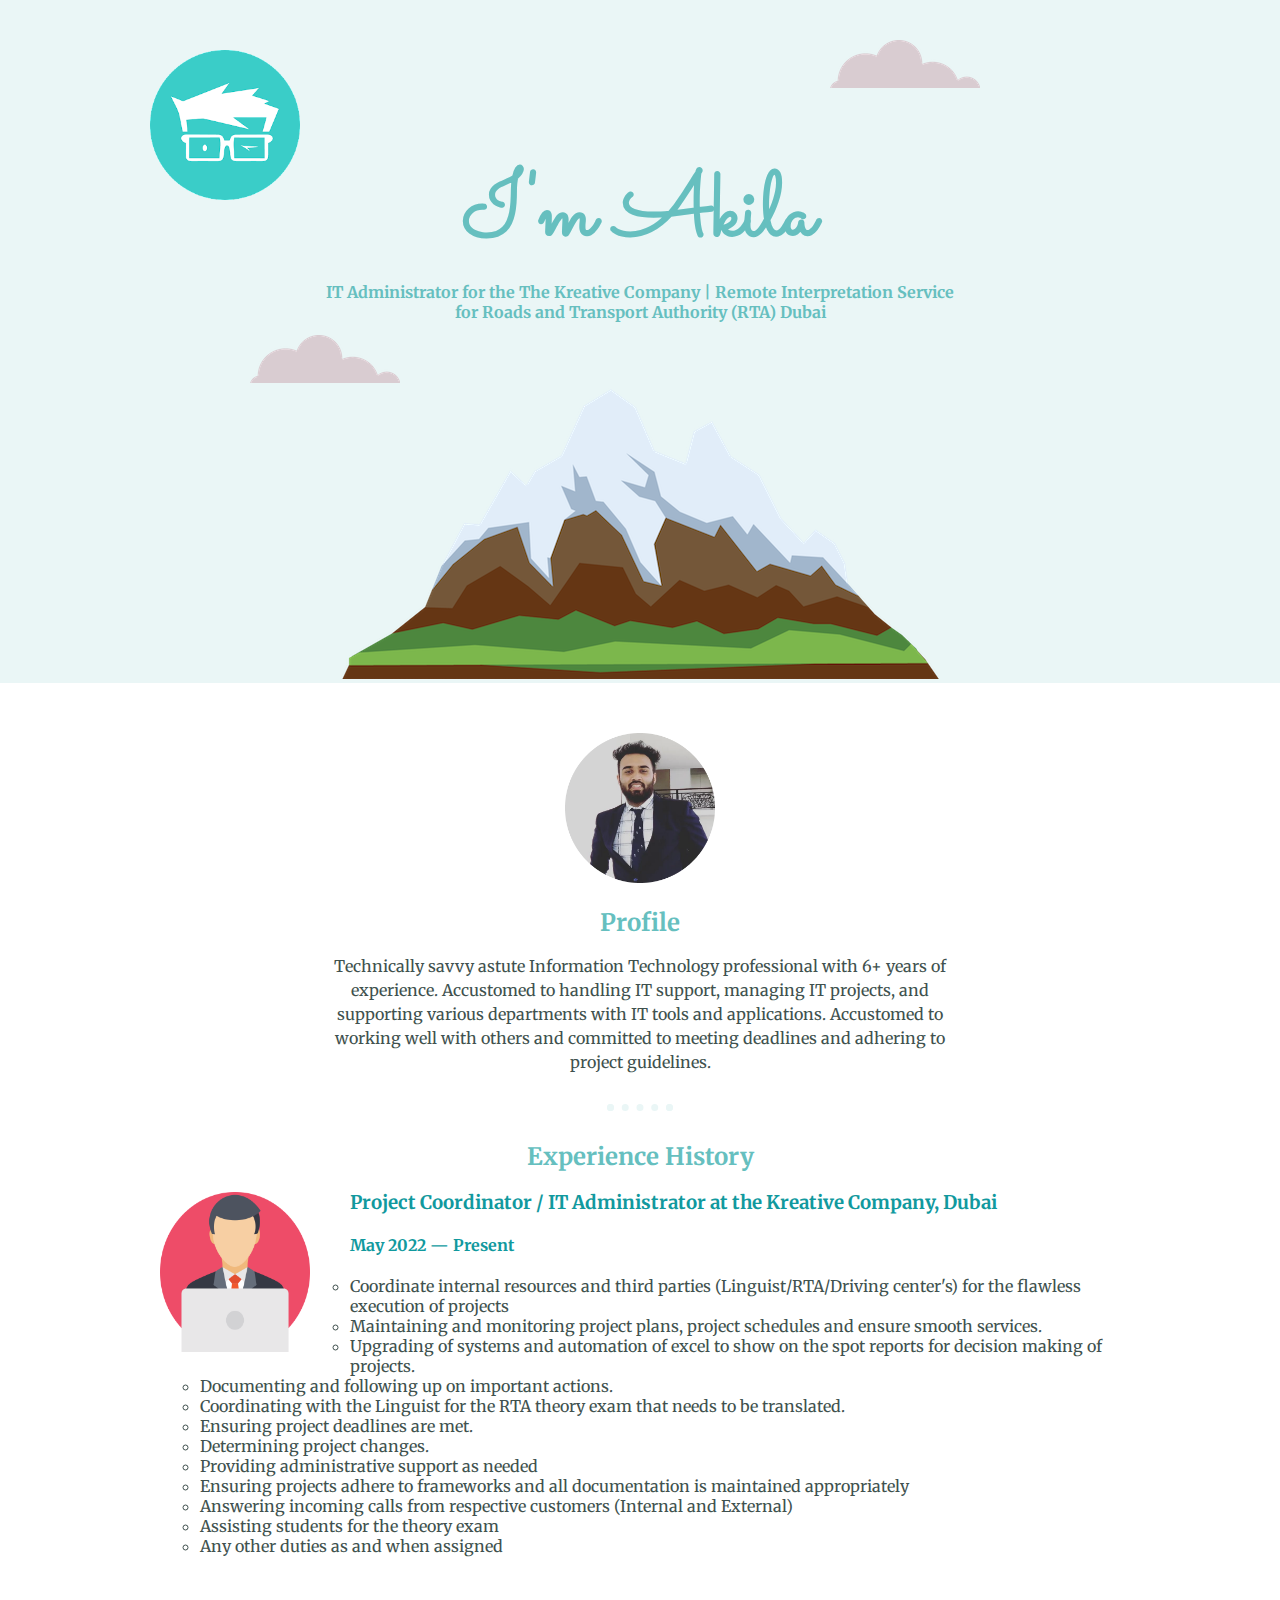
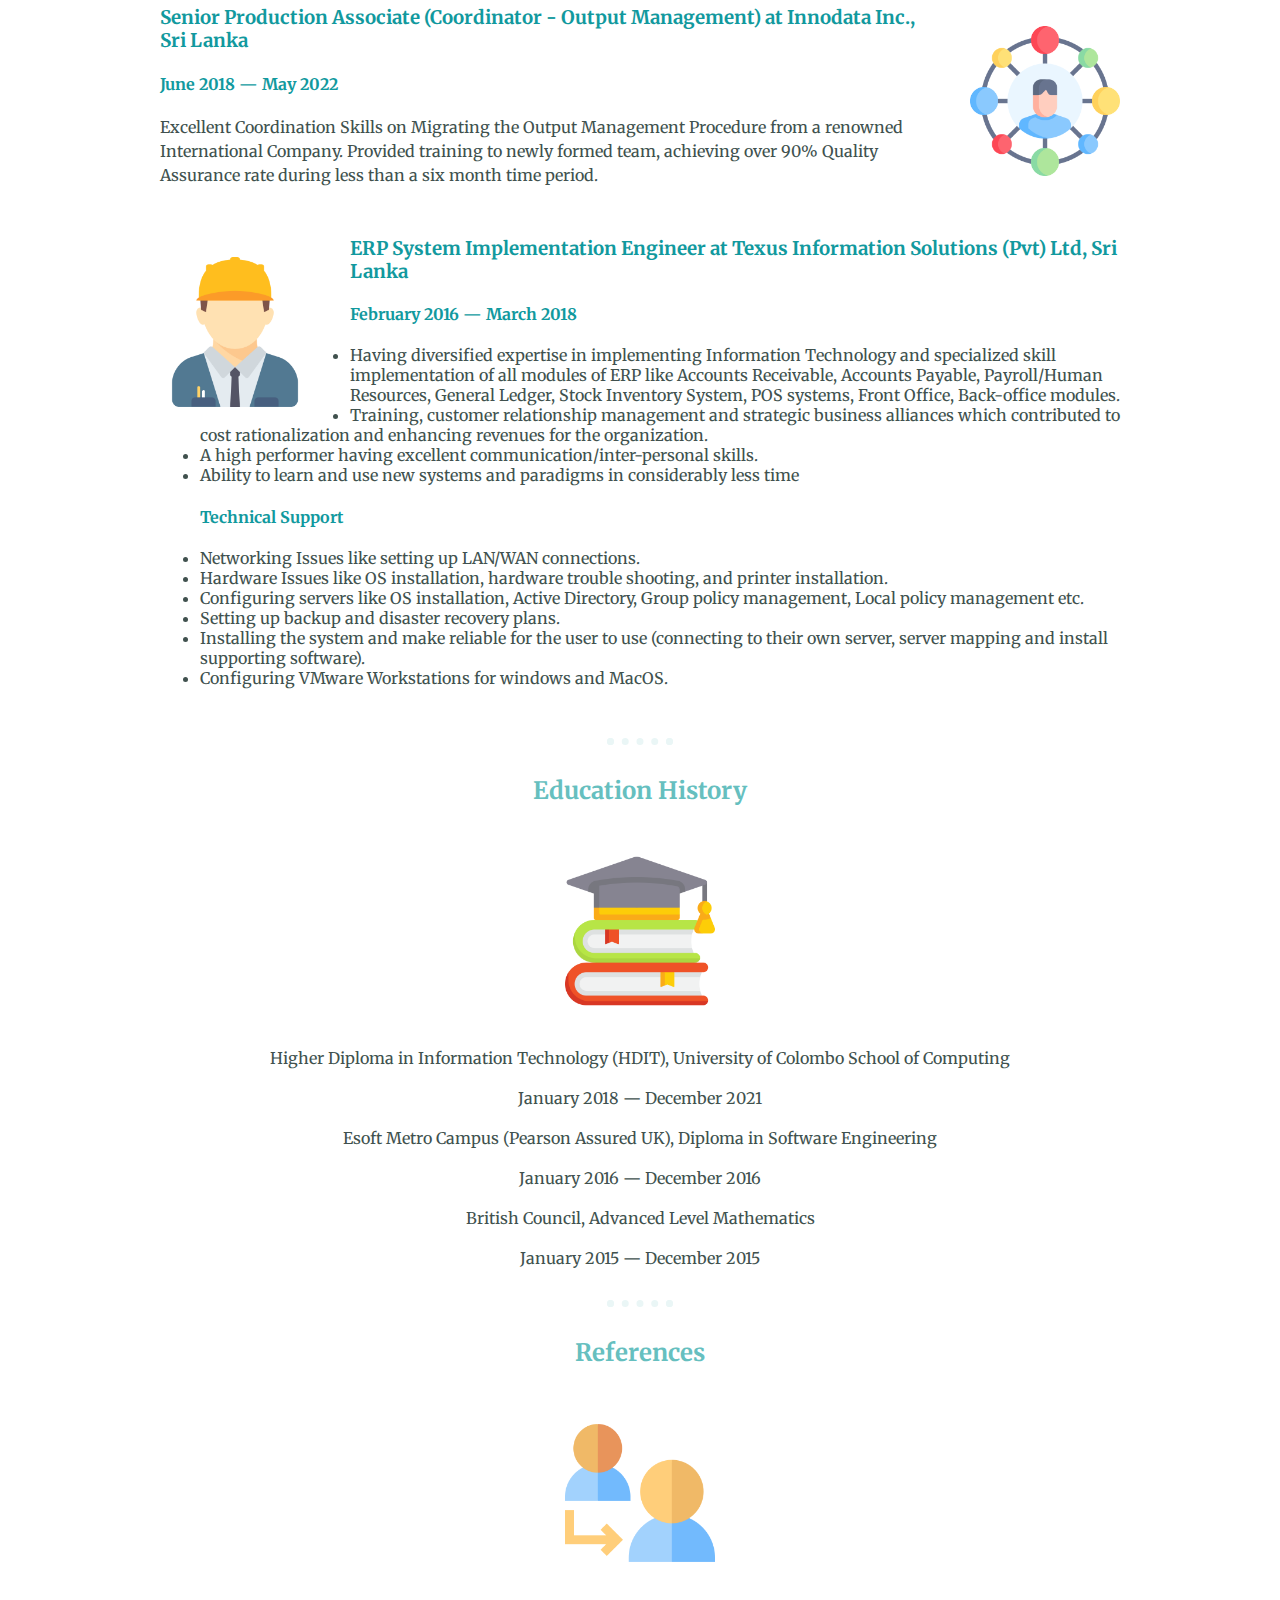
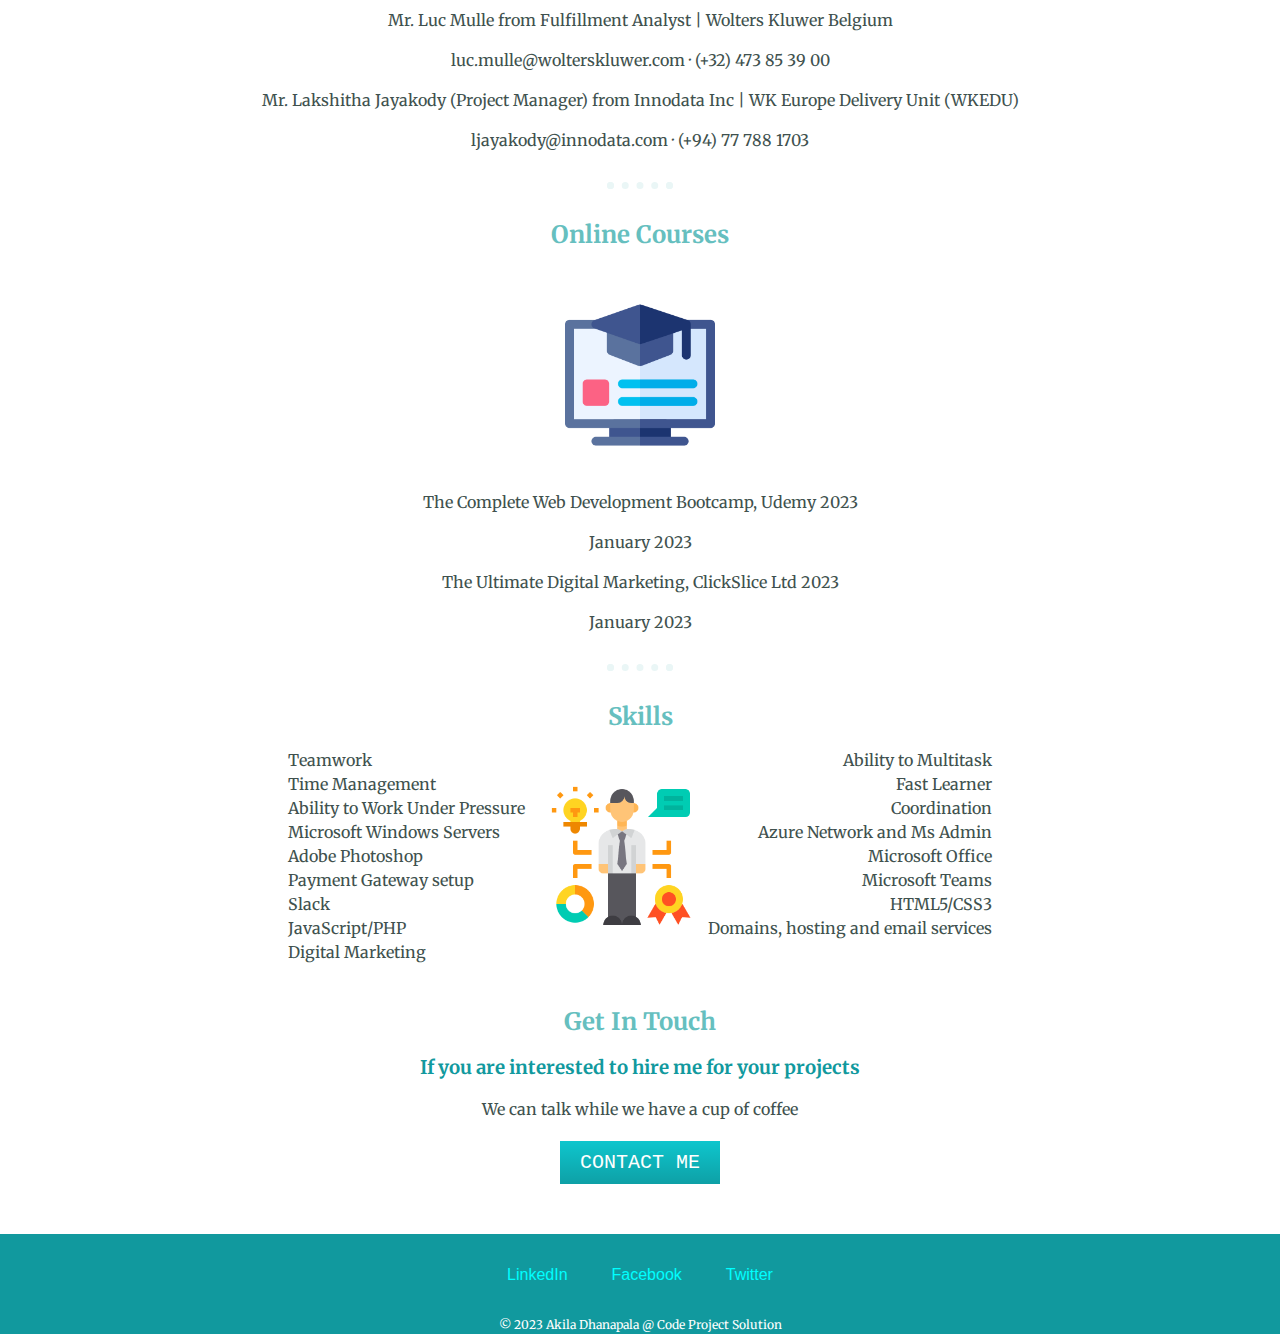
<file: index.html>
<!DOCTYPE html>
<html lang="en">
<head>
    <meta charset="UTF-8">
    <title>Akila Dhanapala</title>
    <link rel="stylesheet" type="text/css" href="css/styles.css" >
    <link rel="shortcut icon" href="img/favicon.ico" type="image/x-icon">
    <link rel="preconnect" href="https://fonts.googleapis.com"><link rel="preconnect" href="https://fonts.gstatic.com" crossorigin><link href="https://fonts.googleapis.com/css2?family=Sacramento&display=swap" rel="stylesheet">
    <link rel="preconnect" href="https://fonts.googleapis.com"><link rel="preconnect" href="https://fonts.gstatic.com" crossorigin><link href="https://fonts.googleapis.com/css2?family=Merriweather&display=swap" rel="stylesheet">
</head>
<body>
    <div class="top-container">
        <img class="middle-icon" src="img/geek.png" alt="geek icon">
        <img class="top-cloud" src="img/cloud.png" alt="top-cloud-img">
        <h1>I'm Akila</h1>
        <h2 class="h2-class">IT Administrator for the The Kreative Company | Remote Interpretation Service for Roads and Transport Authority (RTA) Dubai</h2>
        <img class="bottom-cloud" src="img/cloud.png" alt="bottom-cloud-img">
        <img src="img/mountain.png" alt="mountain-img">
    </div>
    <div class="profile-container">
            <img class="img-rezise" src="img/profile.png" alt="bio-profile">
            <h2>Profile</h2>
            <p>Technically savvy astute Information Technology professional with 6+ years of experience. Accustomed to handling IT support, managing IT projects, and supporting various departments with IT tools and applications. Accustomed to working well with others and committed to meeting deadlines and adhering to project guidelines.</p>
    </div>
    <hr>

    <div class="experience-row">
        <h2>Experience History</h2>
        <img class="img-float1" src="img/computer-worker.png" alt="experience-img">
        <h3>Project Coordinator / IT Administrator at the Kreative Company, Dubai</h3>
        <h4>May 2022 — Present</h4>
        <ul type="circle">
            <li>Coordinate internal resources and third parties (Linguist/RTA/Driving center's) for the flawless execution of projects</li>
            <li>Maintaining and monitoring project plans, project schedules and ensure smooth services.</li>
            <li>Upgrading of systems and automation of excel to show on the spot reports for decision making of projects.</li>
            <li>Documenting and following up on important actions.</li>
            <li>Coordinating with the Linguist for the RTA theory exam that needs to be translated.</li>
            <li>Ensuring project deadlines are met.</li>
            <li>Determining project changes.</li>
            <li>Providing administrative support as needed</li>
            <li>Ensuring projects adhere to frameworks and all documentation is maintained appropriately</li>
            <li>Answering incoming calls from respective customers (Internal and External)</li>
            <li>Assisting students for the theory exam</li>
            <li>Any other duties as and when assigned</li>
        </ul>
    </div>

    <div class="experience-row">
        <img class="img-float2" src="img/leadership.png" alt="leadership-img-img">
        <h3>Senior Production Associate (Coordinator - Output Management) at Innodata Inc., Sri Lanka</h3>
        <h4>June 2018 — May 2022</h4>
        <p>Excellent Coordination Skills on Migrating the Output Management Procedure from a renowned International Company. Provided training to newly formed team, achieving over 90% Quality Assurance rate during less than a six month time period.</p>
    </div>
    
    <div class="experience-row">
        <img class="img-float3" src="img/engineer.png" alt="engineer-img-img">
        <h3>ERP System Implementation Engineer at Texus Information Solutions (Pvt) Ltd, Sri Lanka</h3>
        <h4>February 2016 — March 2018</h4>
        <ul>
            <li>Having diversified expertise in implementing Information Technology and specialized skill implementation of all modules of ERP like Accounts Receivable, Accounts Payable, Payroll/Human Resources, General Ledger, Stock Inventory System, POS systems, Front Office, Back-office modules.</li>
            <li>Training, customer relationship management and strategic business alliances which contributed to cost rationalization and enhancing revenues for the organization.</li>
            <li>A high performer having excellent communication/inter-personal skills.</li>
            <li>Ability to learn and use new systems and paradigms in considerably less time</li>
            <h4>Technical Support</h4>
            <li>Networking Issues like setting up LAN/WAN connections.</li>
            <li>Hardware Issues like OS installation, hardware trouble shooting, and printer installation.</li>
            <li>Configuring servers like OS installation, Active Directory, Group policy management, Local policy management etc.</li>
            <li>Setting up backup and disaster recovery plans.</li>
            <li>Installing the system and make reliable for the user to use (connecting to their own server, server mapping and install supporting software).</li>
            <li>Configuring VMware Workstations for windows and MacOS.</li>
        </ul>
    </div>
                
<hr>
    <div>
        <h2>Education History</h2>
        <img class="img-rezise" src="img/education.png" alt="education-img">
        <p>Higher Diploma in Information Technology (HDIT), University of Colombo School of Computing</p>
        <p>January 2018 — December 2021</p>
        <p>Esoft Metro Campus (Pearson Assured UK), Diploma in Software Engineering</p>
        <p>January 2016 — December 2016</p>
        <p>British Council, Advanced Level Mathematics</p>
        <p>January 2015 — December 2015</p>
    </div>
<hr>
    <div>
        <h2>References</h2>
        <img class="img-rezise" src="img/refer.png" alt="refer-img">
        <p>Mr. Luc Mulle from Fulfillment Analyst | Wolters Kluwer Belgium</p>
        <p>luc.mulle@wolterskluwer.com · (+32) 473 85 39 00</p>
        <p>Mr. Lakshitha Jayakody (Project Manager) from Innodata Inc | WK Europe Delivery Unit (WKEDU)</p>
        <p>ljayakody@innodata.com · (+94) 77 788 1703</p>
    </div>

<hr>

    <div>
        <h2>Online Courses</h2>
        <img class="img-rezise" src="img/online-course.png" alt="onlinecourse-img">
        <p>The Complete Web Development Bootcamp, Udemy 2023</p>
        <p>January 2023</p>
        <p>The Ultimate Digital Marketing, ClickSlice Ltd 2023</p>
        <p>January 2023</p>
    </div>

<hr>

    <div class="skill-row">
        <h2>Skills</h2>
        <img class="img-skill" src="img/skills.png" alt="skills-img">
        <p class="skill-row-text-left">Teamwork
            <br>
            Time Management
            <br>
            Ability to Work Under Pressure
            <br>
            Microsoft Windows Servers
            <br>
            Adobe Photoshop
            <br>
            Payment Gateway setup
            <br>
            Slack
            <br>
            JavaScript/PHP
            <br>
            Digital Marketing

        </p>


        <p class="skill-row-text-right">Ability to Multitask
            <br>
            Fast Learner
            <br>
            Coordination
            <br>
            Azure Network and Ms Admin
            <br>
            Microsoft Office
            <br>
            Microsoft Teams
            <br>
            HTML5/CSS3
            <br>
            Domains, hosting and email services
    </div>

    <div class="contact-me">
        <h2>Get In Touch</h2>
        <h3>If you are interested to hire me for your projects</h3>
        <p class="contact-message">We can talk while we have a cup of coffee</p>
        <a class="btn" href="mailto:98akiladhanapala@gmail.com">CONTACT ME</a>
    </div>

    <div class="bottom-container">
        <a href="https://www.linkedin.com/in/akila-dhanapala/">LinkedIn</a>
        <a href="https://www.facebook.com/profile.php?id=100077458041967">Facebook</a>
        <a href="https://twitter.com/akila_dhanapala">Twitter</a>
        <p class="copyright">© 2023 Akila Dhanapala @ Code Project Solution</p>
    </div>

</body>
</html>
</file>
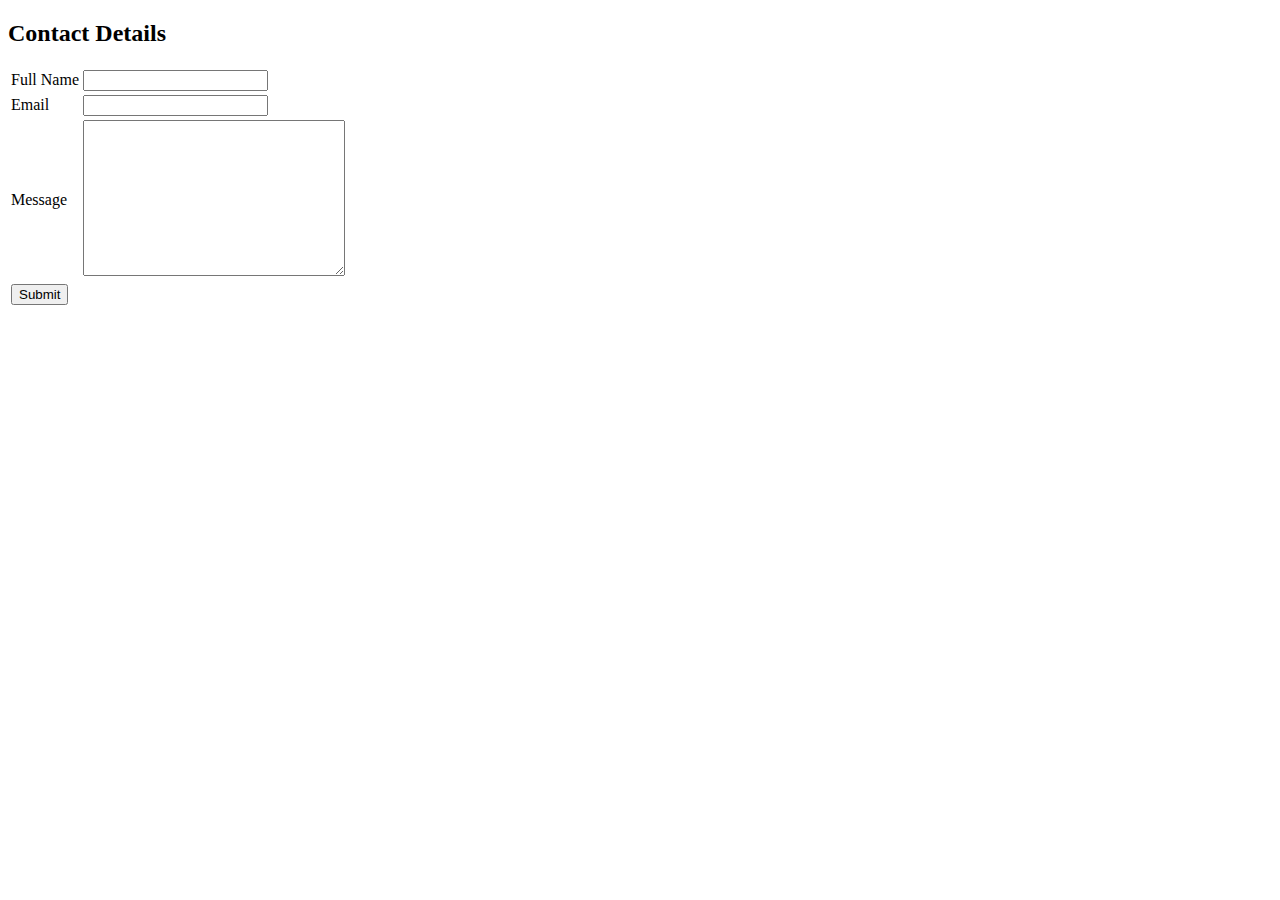
<file: contact.html>
<!DOCTYPE html>
<html lang="en">
<head>
    <meta charset="UTF-8">
    <title>Contact Me</title>
</head>
<body>
    <table>
    <h2>Contact Details</h2>
        <form action="index.html" method="post" enctype="text/plain">
            <tr>
                <td><label for="yourName">Full Name</label></td>
                <td><input type="text" name="yourName"><br></td>
            </tr>
            <tr>
                <td><label for="yourEmail">Email</label></td>
                <td><input type="email" name="yourEmail"><br></td>
            </tr>
            <tr>
                <td><label for="yourMessage">Message</label></td>
                <td><textarea name="yourMessage" id="" cols="30" rows="10"></textarea><br></td>
            </tr>
            <tr>
                <td><input type="submit" value="Submit"></td>
            </tr>
        </form>
    </table>    
</body>
</html>
</file>
<file: css/styles.css>
/*--------------------TAG SELECTORS----------------------------*/
body{
    margin: 0;
    text-align: center;
    font-family: Merriweather, sans-serif;
    color: #40514E;
}   

hr{
    border: dotted #EAF6F6 7px;
    border-bottom: none;
    width: 4%;
    margin: 30px auto;
}

h1{
    margin-top: 0px;
    margin-bottom: 0px;
    font-family: Sacramento, serif;
    font-size: 5.625rem;
    color: #66BFBF;
}

h2{
    color: #66BFBF;
    margin: 0 auto;
    text-align: center;
}

p{
    line-height: 1.5;
}

h3{
    color: #11999E;
}

h4{
    color: #11999E;
}

a{
    color: aqua;
    font-family:'Trebuchet MS', 'Lucida Sans Unicode', 'Lucida Grande', 'Lucida Sans', Arial, sans-serif;
    margin: 20px;
    text-decoration: none;
}

a:hover{
    color: #FFFFFF;
}


/*--------------------CLASS SELECTORS----------------------------*/
.top-container{
    background-color: #EAF6F6;
    position: relative;
    padding-top: 150px;
}

.top-cloud{
    position: absolute;
    right: 300px;
    top: 40px;
}

.bottom-cloud{
    position: absolute;
    bottom: 300px;
    left: 250px;
}

.middle-icon{
    position: absolute;
    left:150px;
    top:50px;
    width: 150px;
    height: 150px;

}

.h2-class{
    width: 50%;
    font-size: 1rem;
}

.img-rezise{
    width: 150px;
    height: 150px;
    margin: 50px auto 20px;
}

.img-float1{
    width: 150px;
    height: 160px;
    margin: 20px auto 10px;
    float: left;
    margin-right: 40px;
}

.img-float2{
    width: 150px;
    height: 150px;
    margin: 20px auto 10px;
    float: right;
    margin-left: 40px;
}

.img-float3{
    width: 150px;
    height: 150px;
    margin: 20px auto 10px;
    float: left;
    margin-right: 40px;
}

.profile-container{
    width: 50%;
    margin: auto;
}

.experience-row{
    width: 75%;
    margin: auto;
    text-align: left;
    margin: 0 auto 50px;
}

.skill-row{
    width: 55%;
    margin: 0px auto 50px;
}

.skill-row-text-left{
    float: left;
    text-align: left;
}

.skill-row-text-right{
    float: right;
    text-align: right;
}

.img-skill{
    width: 150px;
    height: 150px;
    margin: 50px 10px 20px 20px;
}

.bottom-container{
    background-color: #11999E;
    width: auto;
    height: 70px;
    padding-top: 30px;
}

.contact-me{
    width: 50%;
    margin: 40px auto 60px;
}

.btn {
    background: #0EC6CD;
    background-image: -webkit-linear-gradient(top, #0EC6CD, #0EA0A6);
    background-image: -moz-linear-gradient(top, #0EC6CD, #0EA0A6);
    background-image: -ms-linear-gradient(top, #0EC6CD, #0EA0A6);
    background-image: -o-linear-gradient(top, #0EC6CD, #0EA0A6);
    background-image: linear-gradient(to bottom, #0EC6CD, #0EA0A6);
    font-family: Courier New;
    color: #ffffff;
    font-size: 20px;
    margin-top: 30px;
    padding: 10px 20px 10px 20px;
    text-decoration: none;
  }
  
  .btn:hover {
    background: #66BFBF;
    text-decoration: none;
  }

.copyright{
    color: #ffffff;
    font-size: 0.75rem;
    padding-top: 20px;
}

.contact-message{
    margin-bottom: 30px;
}
</file>
